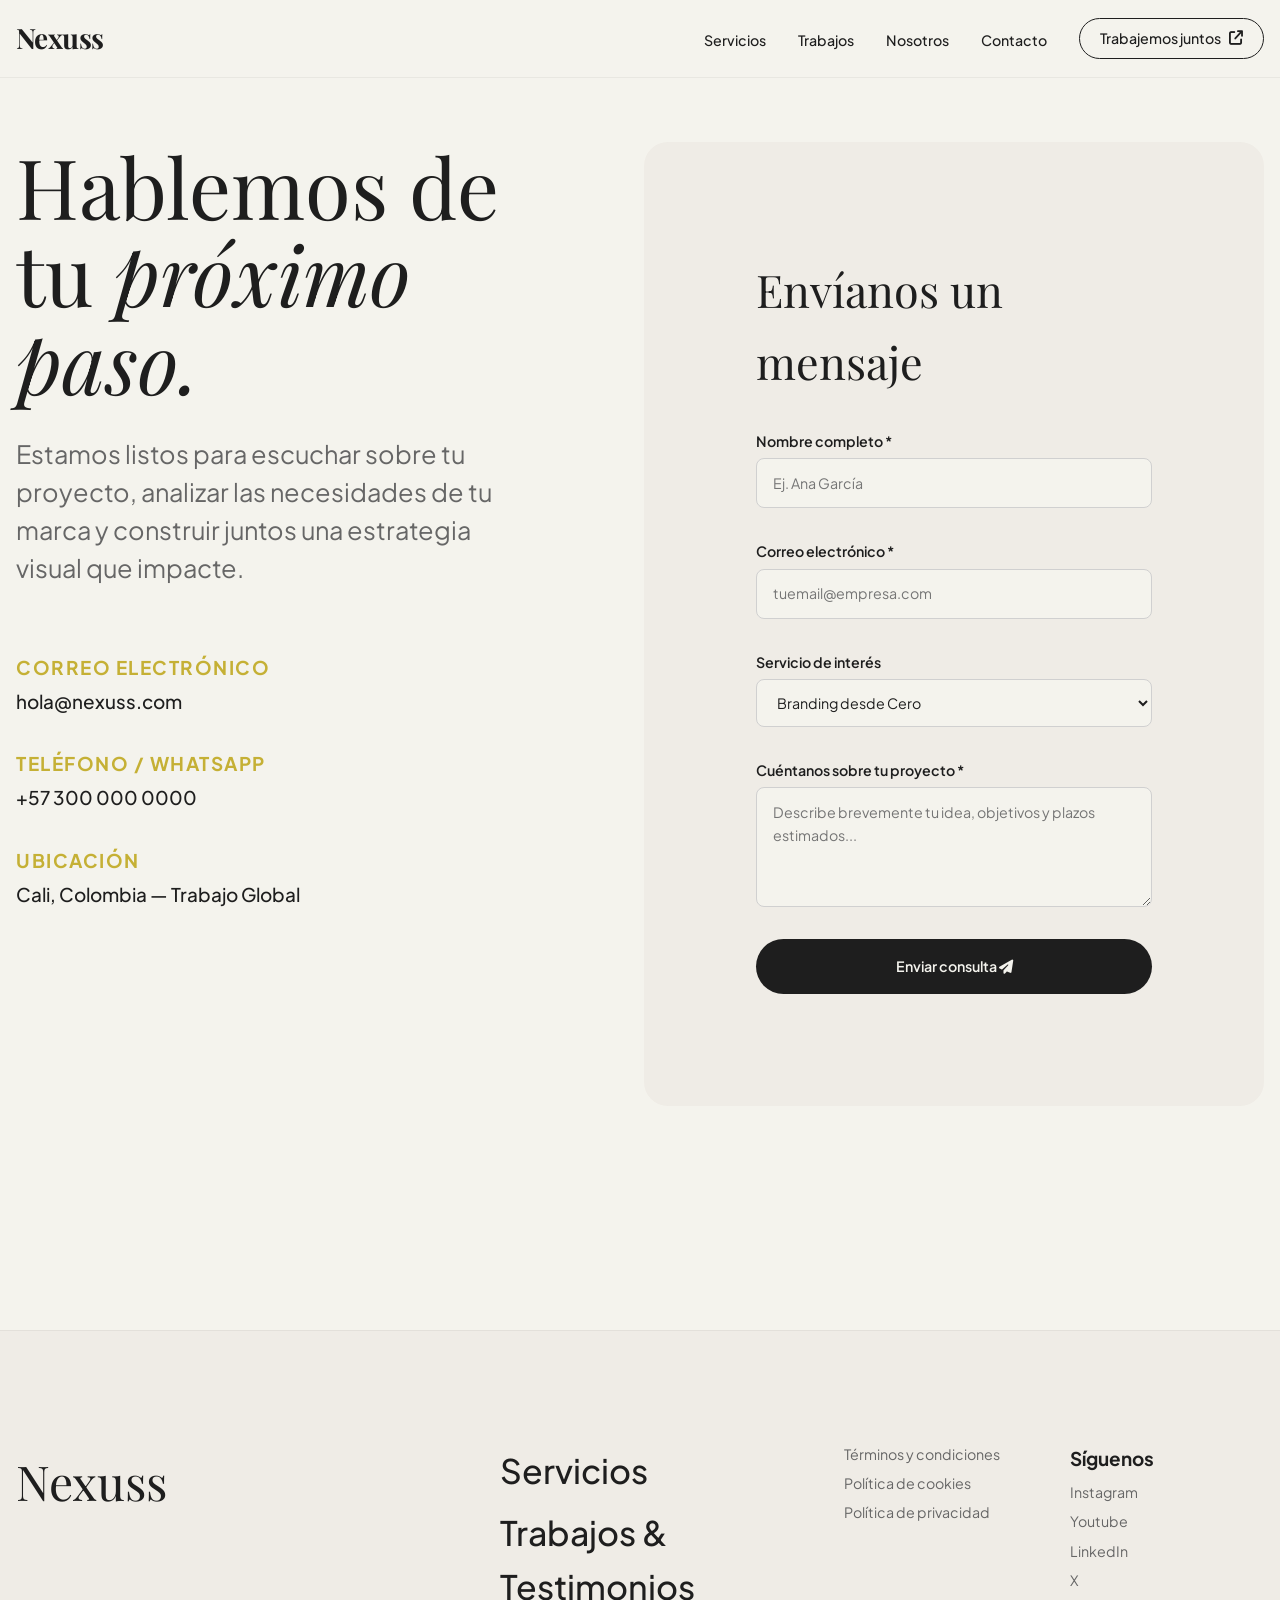
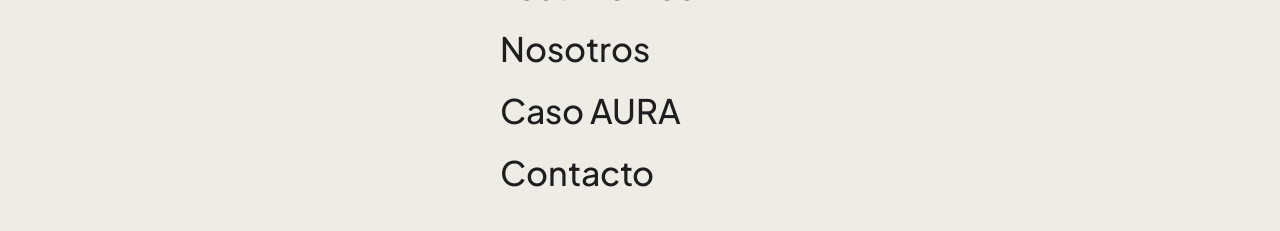
<file: contacto.html>
<!DOCTYPE html>
<html lang="es">
<head>
  <meta charset="UTF-8">
  <meta name="viewport" content="width=device-width, initial-scale=1.0">
  <meta name="description" content="Nexuss - Ponte en contacto con nosotros y hablemos de tu próximo proyecto de marca.">
  <title>Nexuss | Contacto</title>

  <!-- Google Fonts -->
  <link rel="preconnect" href="https://fonts.googleapis.com">
  <link rel="preconnect" href="https://fonts.gstatic.com" crossorigin>
  <link href="https://fonts.googleapis.com/css2?family=Playfair+Display:ital,wght@0,400..900;1,400..900&family=Plus+Jakarta+Sans:wght@300;400;500;600;700&display=swap" rel="stylesheet">

  <!-- FontAwesome v6 -->
  <link rel="stylesheet" href="https://cdnjs.cloudflare.com/ajax/libs/font-awesome/6.5.1/css/all.min.css" integrity="sha512-DTOQO9RWCH3ppGqcWaEA1BIZOC6xxalwEsw9c2QQeAIftl+Vegovlnee1c9QX4TctnWMn13TZye+giMm8e2LwA==" crossorigin="anonymous" referrerpolicy="no-referrer" />

  <!-- Estilos Custom -->
  <link rel="stylesheet" href="styles.css">
</head>
<body>

  <!-- HEADER GLOBAL -->
  <header class="site-header">
    <div class="container header-container">
      <a href="index.html" class="logo" aria-label="Ir al inicio de Nexuss">Nexuss</a>

      <button class="nav-toggle" aria-label="Abrir menú de navegación" aria-expanded="false" aria-controls="primary-navigation">
        <i class="fa-solid fa-bars" aria-hidden="true"></i>
      </button>

<nav class="main-nav" id="primary-navigation">
  <ul class="nav-list" role="list">
    <li><a href="servicios.html" class="nav-link">Servicios</a></li>
    <li><a href="testimonios.html" class="nav-link">Trabajos</a></li> <!-- Reemplaza/Agrega aquí -->
    <li><a href="nosotros.html" class="nav-link">Nosotros</a></li>
    <li><a href="contacto.html" class="nav-link">Contacto</a></li>
  </ul>
  <a href="contacto.html" class="btn-cta">Trabajemos juntos <i class="fa-solid fa-arrow-up-right-from-square" aria-hidden="true"></i></a>
</nav>
    </div>
  </header>

  <!-- CONTENIDO PRINCIPAL: CONTACTO -->
  <main id="main-content">

    <section class="contact-hero" aria-label="Sección de contacto">
      <div class="container">
        <div class="contact-grid">

          <!-- 1. INFORMACIÓN Y LLAMADO -->
          <div class="contact-info-box">
            <h1>Hablemos de tu <em>próximo paso.</em></h1>
            <p>Estamos listos para escuchar sobre tu proyecto, analizar las necesidades de tu marca y construir juntos una estrategia visual que impacte.</p>

            <div class="direct-contact-list">
              <div class="contact-item-detail">
                <h2>Correo Electrónico</h2>
                <a href="mailto:hola@nexuss.com">hola@nexuss.com</a>
              </div>

              <div class="contact-item-detail">
                <h2>Teléfono / WhatsApp</h2>
                <a href="tel:+573000000000">+57 300 000 0000</a>
              </div>

              <div class="contact-item-detail">
                <h2>Ubicación</h2>
                <address>Cali, Colombia — Trabajo Global</address>
              </div>
            </div>
          </div>

          <!-- 2. FORMULARIO DE CONTACTO -->
          <div class="contact-form-wrapper">
            <h2>Envíanos un mensaje</h2>

            <form action="#" method="POST" class="custom-form" onsubmit="event.preventDefault(); alert('¡Mensaje enviado con éxito!');">
              
              <div class="form-group">
                <label for="nombre">Nombre completo *</label>
                <input type="text" id="nombre" name="nombre" placeholder="Ej. Ana García" required>
              </div>

              <div class="form-group">
                <label for="email">Correo electrónico *</label>
                <input type="email" id="email" name="email" placeholder="tuemail@empresa.com" required>
              </div>

              <div class="form-group">
                <label for="servicio">Servicio de interés</label>
                <select id="servicio" name="servicio">
                  <option value="branding">Branding desde Cero</option>
                  <option value="rebranding">Rebranding / Rediseño</option>
                  <option value="consultoria">Consultoría Estratégica</option>
                  <option value="otro">Otro Proyecto</option>
                </select>
              </div>

              <div class="form-group">
                <label for="mensaje">Cuéntanos sobre tu proyecto *</label>
                <textarea id="mensaje" name="mensaje" placeholder="Describe brevemente tu idea, objetivos y plazos estimados..." required></textarea>
              </div>

              <button type="submit" class="btn-submit">Enviar consulta <i class="fa-solid fa-paper-plane" aria-hidden="true"></i></button>

            </form>
          </div>

        </div>
      </div>
    </section>

  </main>

  <!-- FOOTER GLOBAL -->
  <footer class="site-footer">
    <div class="container footer-grid">
      
      <div class="footer-brand">
        <div class="footer-logo">Nexuss</div>
      </div>

<nav class="footer-nav-primary" aria-label="Navegación del Pie de Página">
  <ul>
    <li><a href="servicios.html">Servicios</a></li>
    <li><a href="testimonios.html">Trabajos & Testimonios</a></li> <!-- Agregado -->
    <li><a href="nosotros.html">Nosotros</a></li>
    <li><a href="portafolio.html">Caso AURA</a></li>
    <li><a href="contacto.html">Contacto</a></li>
  </ul>
</nav>

      <div class="footer-sublinks">
        <div class="legal-links">
          <ul>
            <li><a href="#">Términos y condiciones</a></li>
            <li><a href="#">Política de cookies</a></li>
            <li><a href="#">Política de privacidad</a></li>
          </ul>
        </div>
        <div class="social-links">
          <h4>Síguenos</h4>
          <ul>
            <li><a href="https://instagram.com" target="_blank" rel="noopener noreferrer">Instagram</a></li>
            <li><a href="https://youtube.com" target="_blank" rel="noopener noreferrer">Youtube</a></li>
            <li><a href="https://linkedin.com" target="_blank" rel="noopener noreferrer">LinkedIn</a></li>
            <li><a href="https://x.com" target="_blank" rel="noopener noreferrer">X</a></li>
          </ul>
        </div>
      </div>

    </div>
  </footer>

  <!-- Scripts -->
  <script>
    const navToggle = document.querySelector('.nav-toggle');
    const mainNav = document.querySelector('.main-nav');

    navToggle.addEventListener('click', () => {
      const isOpen = mainNav.classList.toggle('is-open');
      navToggle.setAttribute('aria-expanded', isOpen);
      const icon = navToggle.querySelector('i');
      icon.className = isOpen ? 'fa-solid fa-xmark' : 'fa-solid fa-bars';
    });
  </script>
</body>
</html>
</file>
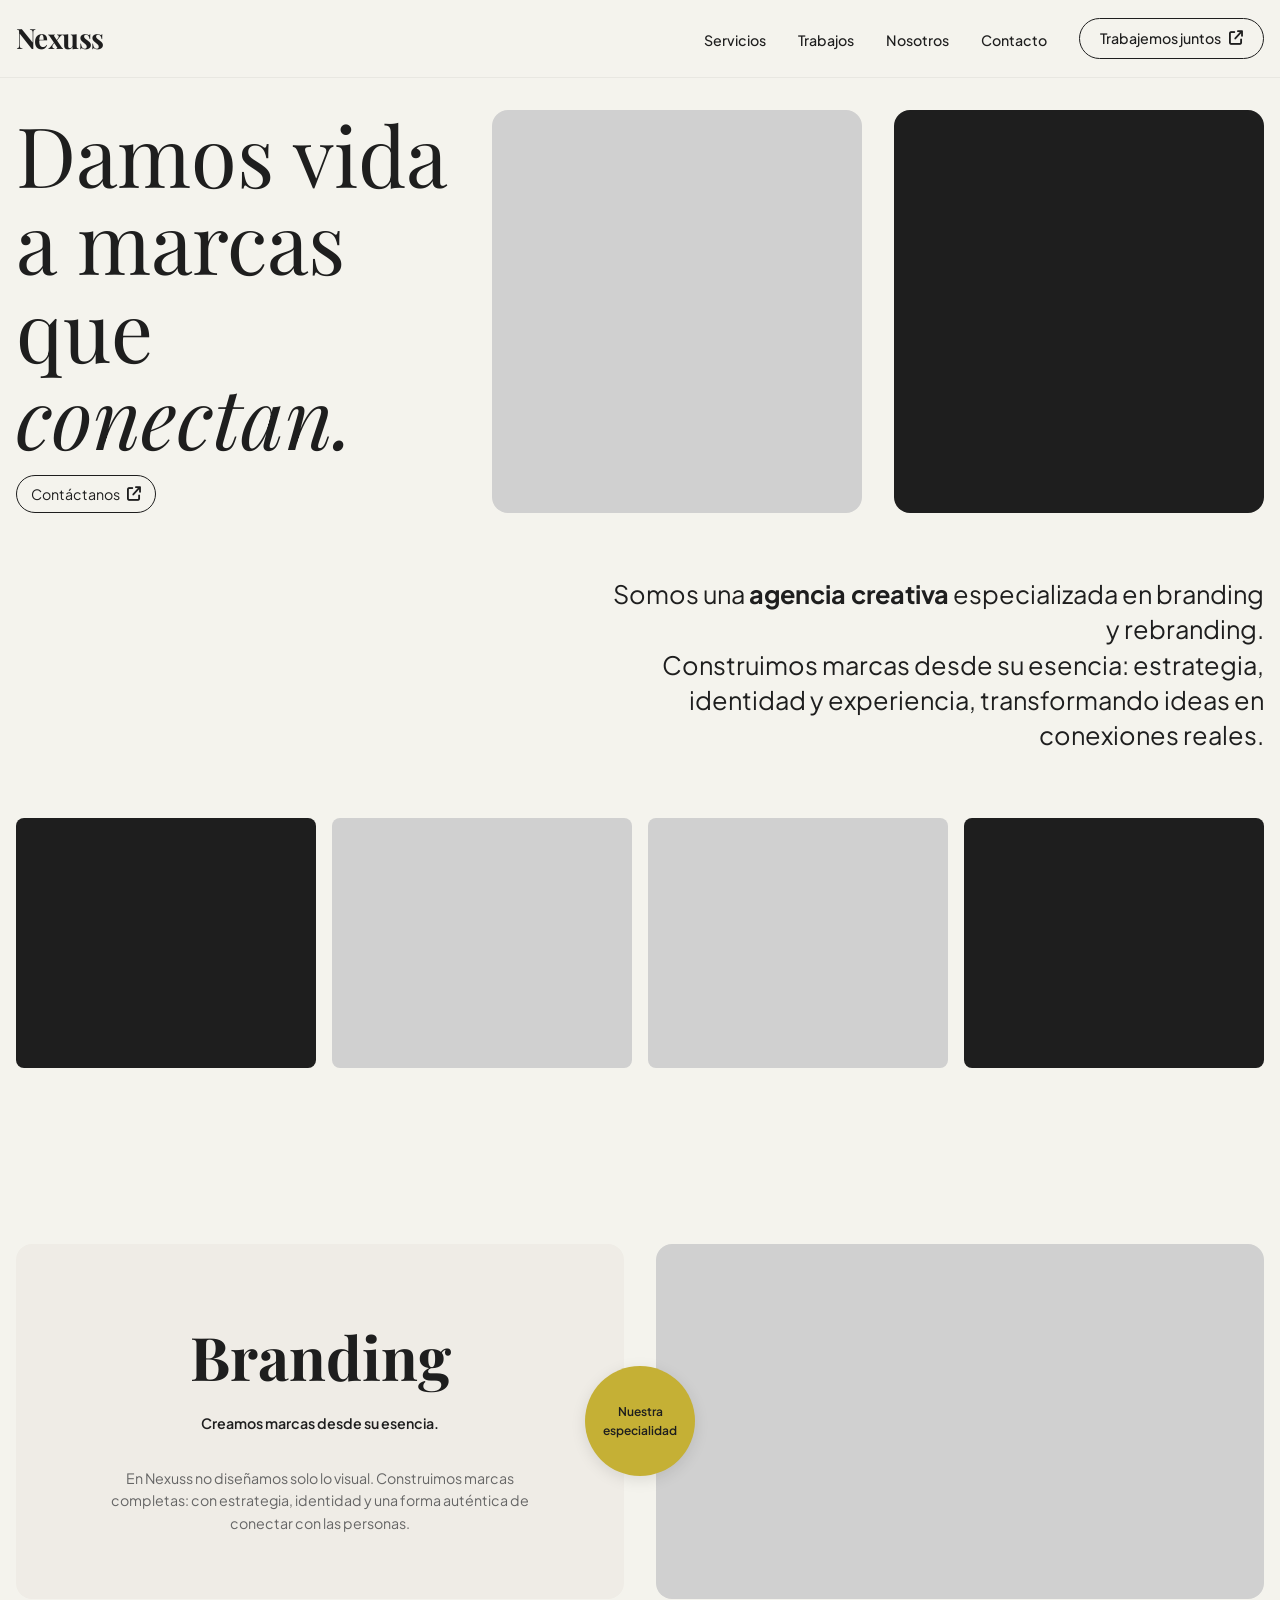
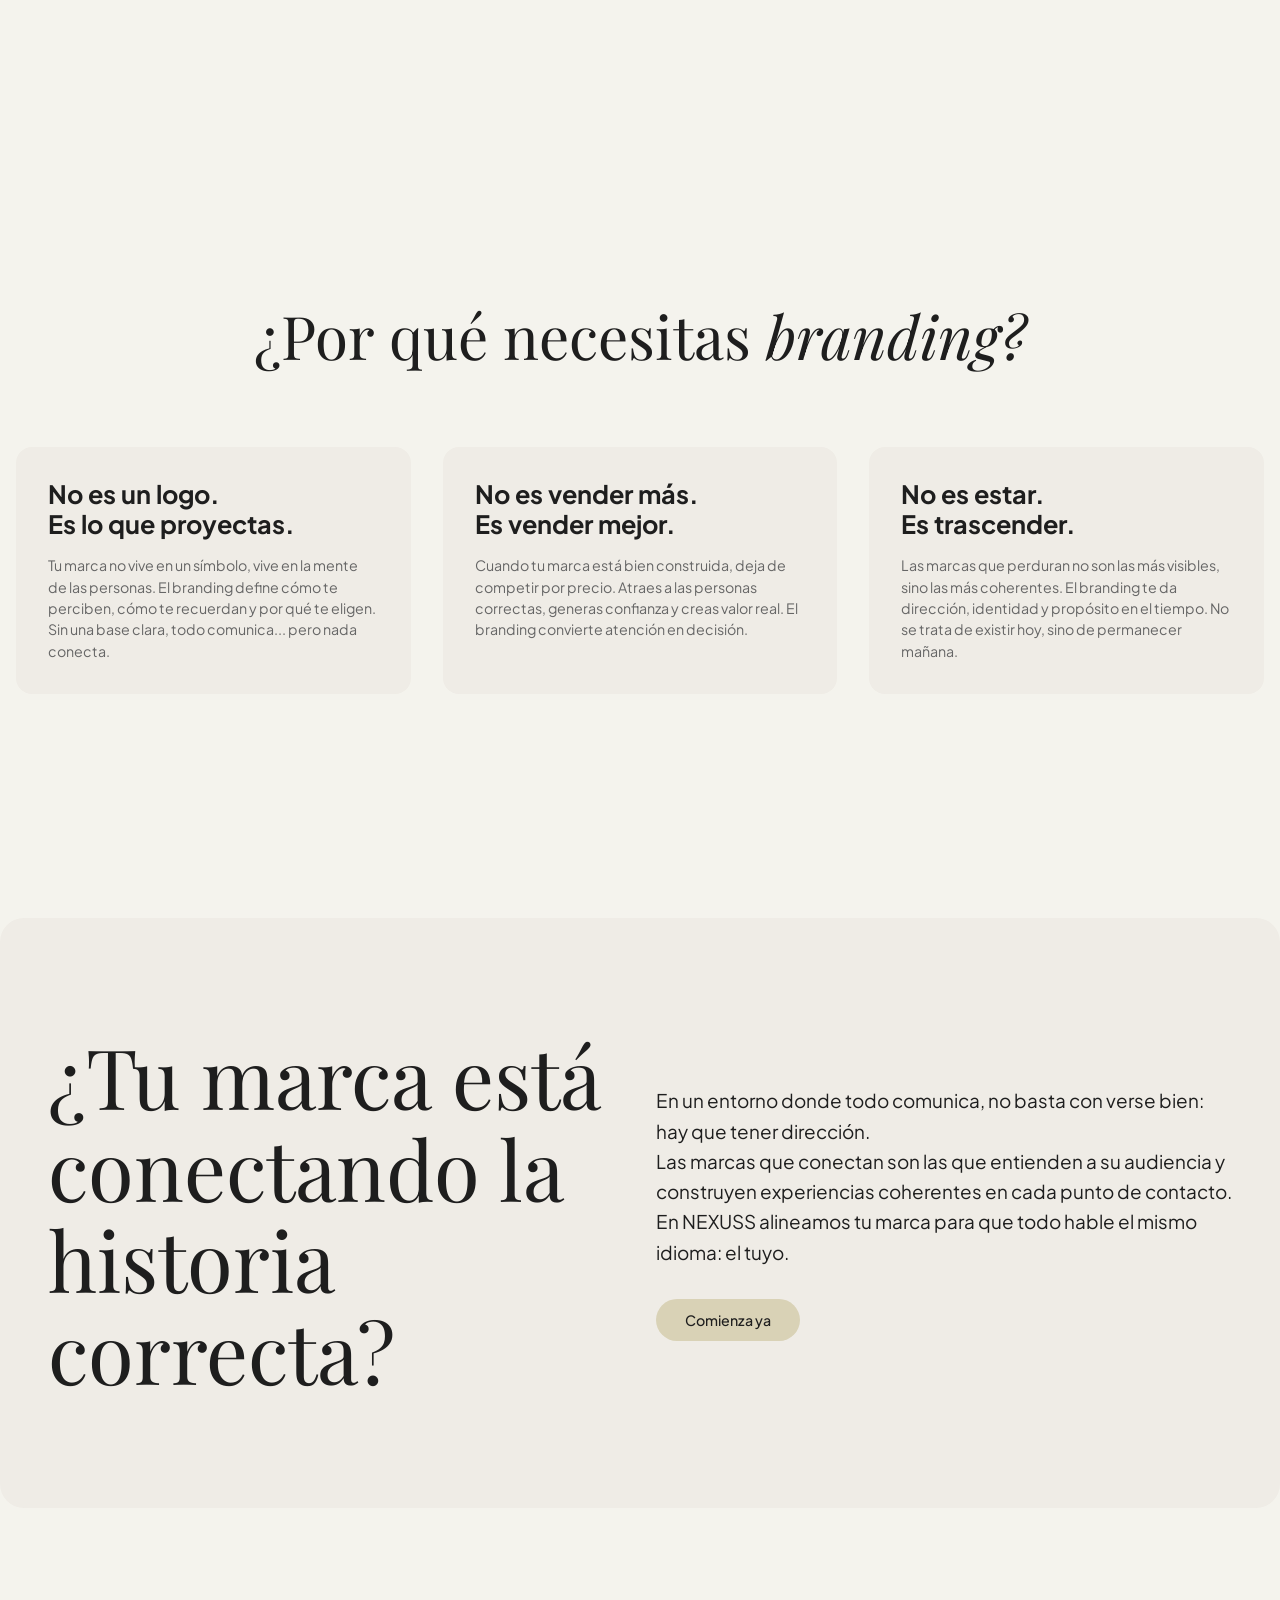
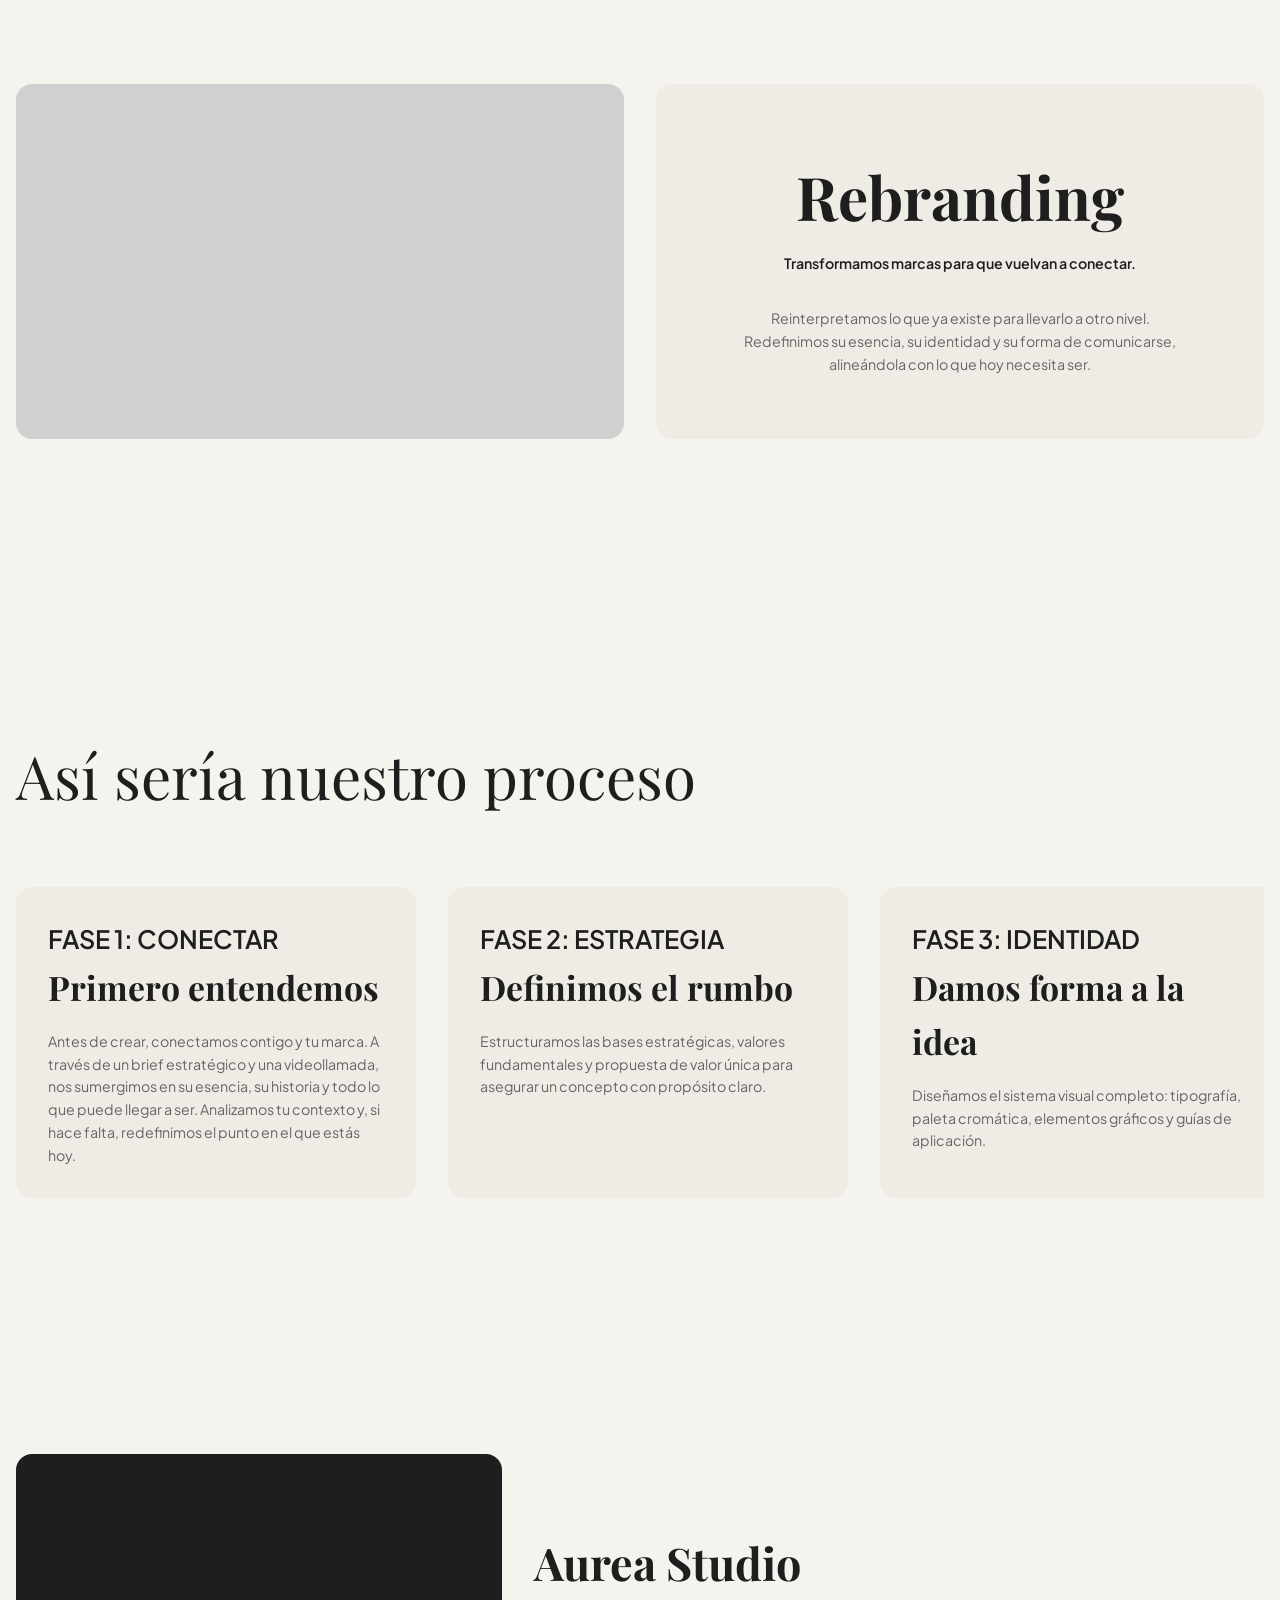
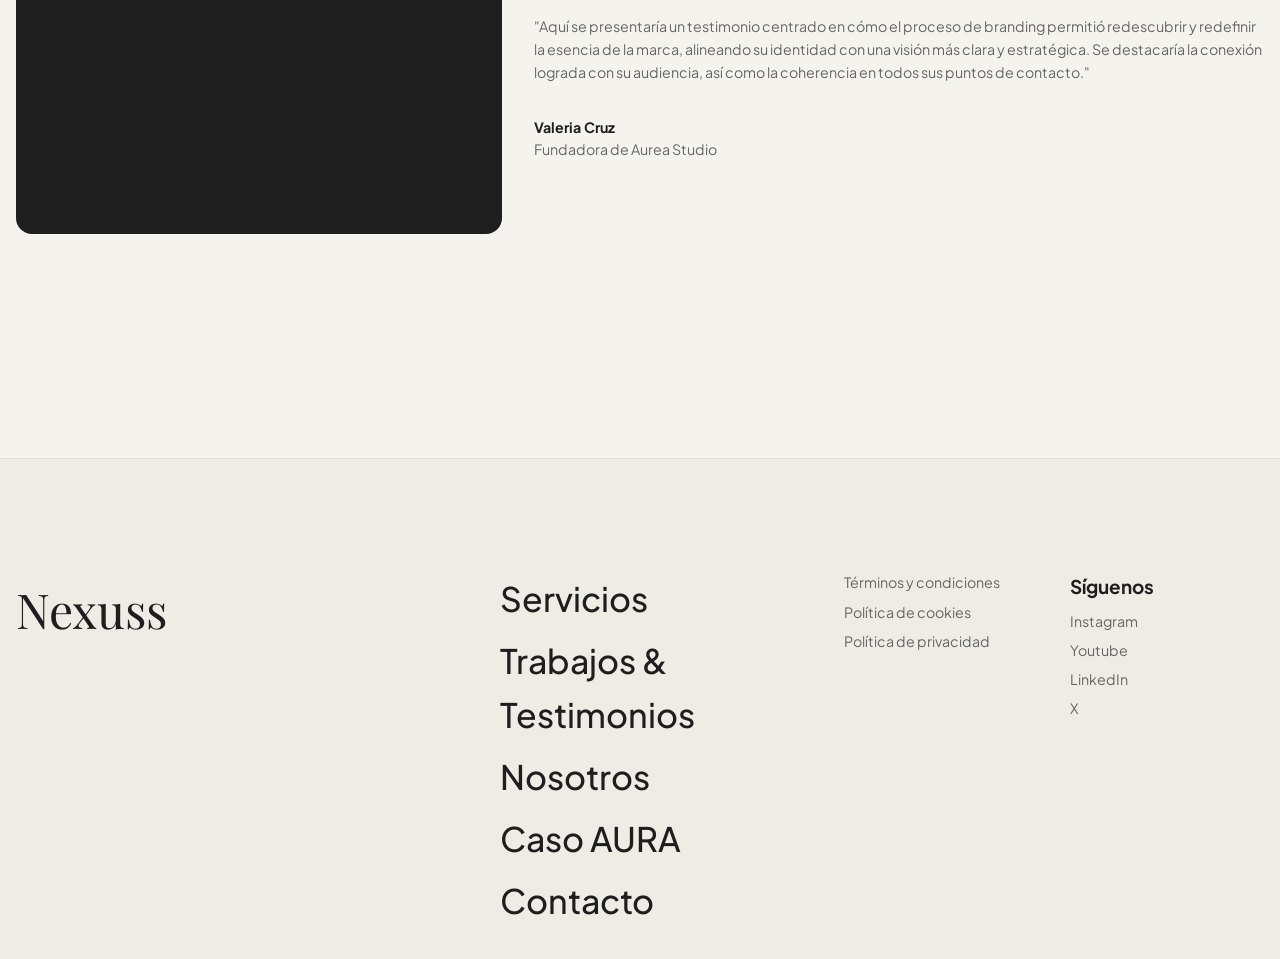
<file: servicios.html>
<!DOCTYPE html>
<html lang="es">
<head>
  <meta charset="UTF-8">
  <meta name="viewport" content="width=device-width, initial-scale=1.0">
  <meta name="description" content="Nexuss - Servicios de Branding, Rebranding y Estrategia de Marca.">
  <title>Nexuss | Servicios</title>

  <!-- Google Fonts -->
  <link rel="preconnect" href="https://fonts.googleapis.com">
  <link rel="preconnect" href="https://fonts.gstatic.com" crossorigin>
  <link href="https://fonts.googleapis.com/css2?family=Playfair+Display:ital,wght@0,400..900;1,400..900&family=Plus+Jakarta+Sans:wght@300;400;500;600;700&display=swap" rel="stylesheet">

  <!-- FontAwesome v6 -->
  <link rel="stylesheet" href="https://cdnjs.cloudflare.com/ajax/libs/font-awesome/6.5.1/css/all.min.css" integrity="sha512-DTOQO9RWCH3ppGqcWaEA1BIZOC6xxalwEsw9c2QQeAIftl+Vegovlnee1c9QX4TctnWMn13TZye+giMm8e2LwA==" crossorigin="anonymous" referrerpolicy="no-referrer" />

  <!-- Estilos Custom -->
  <link rel="stylesheet" href="styles.css">
</head>
<body>

  <!-- HEADER GLOBAL -->
  <header class="site-header">
    <div class="container header-container">
      <a href="index.html" class="logo" aria-label="Ir al inicio de Nexuss">Nexuss</a>

      <button class="nav-toggle" aria-label="Abrir menú de navegación" aria-expanded="false" aria-controls="primary-navigation">
        <i class="fa-solid fa-bars" aria-hidden="true"></i>
      </button>

<nav class="main-nav" id="primary-navigation">
  <ul class="nav-list" role="list">
    <li><a href="servicios.html" class="nav-link">Servicios</a></li>
    <li><a href="testimonios.html" class="nav-link">Trabajos</a></li> <!-- Reemplaza/Agrega aquí -->
    <li><a href="nosotros.html" class="nav-link">Nosotros</a></li>
    <li><a href="contacto.html" class="nav-link">Contacto</a></li>
  </ul>
  <a href="contacto.html" class="btn-cta">Trabajemos juntos <i class="fa-solid fa-arrow-up-right-from-square" aria-hidden="true"></i></a>
</nav>
    </div>
  </header>

  <!-- CONTENIDO PRINCIPAL: SERVICIOS -->
  <main id="main-content">

    <!-- 1. HERO SERVICIOS -->
    <section class="hero-services" aria-label="Introducción de Servicios">
      <div class="container">
        
        <div class="services-hero-grid">
          <div class="services-hero-title-box">
            <h1>Damos vida a marcas que <em>conectan.</em></h1>
            <a href="contacto.html" class="btn-link-arrow">Contáctanos <i class="fa-solid fa-arrow-up-right-from-square" aria-hidden="true"></i></a>
          </div>

          <div class="media-box-gray" aria-hidden="true"></div>

          <div class="media-box-dark" aria-hidden="true"></div>
        </div>

        <div class="services-hero-description">
          <p>Somos una <strong>agencia creativa</strong> especializada en branding y rebranding.<br>
          Construimos marcas desde su esencia: estrategia, identidad y experiencia, transformando ideas en conexiones reales.</p>
        </div>

      </div>
    </section>

    <!-- 2. MOSAICO VISUAL / MUESTRAS -->
    <section class="services-mosaic-section" aria-label="Galería de trabajos de marca">
      <div class="container">
        <div class="services-mosaic-grid">
          <div class="mosaic-item media-box-dark"></div>
          <div class="mosaic-item media-box-gray"></div>
          <div class="mosaic-item media-box-gray"></div>
          <div class="mosaic-item media-box-dark"></div>
        </div>
      </div>
    </section>

    <!-- 3. BLOQUE BRANDING Y ESPECIALIDAD -->
    <section class="service-detail-section" aria-label="Servicio de Branding">
      <div class="container">
        
        <div class="service-card-wrapper">
          <div class="badge-specialty">Nuestra especialidad</div>

          <article class="service-card-info">
            <h2>Branding</h2>
            <span class="subtitle">Creamos marcas desde su esencia.</span>
            <p>En Nexuss no diseñamos solo lo visual. Construimos marcas completas: con estrategia, identidad y una forma auténtica de conectar con las personas.</p>
          </article>

          <div class="media-box-gray" style="height: 100%; min-height: 280px;" aria-hidden="true"></div>
        </div>

      </div>
    </section>

    <!-- 4. ¿POR QUÉ NECESITAS BRANDING? -->
    <section class="why-branding-section" aria-label="Razones para invertir en branding">
      <div class="container">
        <h2>¿Por qué necesitas <em>branding?</em></h2>

        <div class="why-cards-grid">
          <article class="why-card">
            <h3>No es un logo.<br>Es lo que proyectas.</h3>
            <p>Tu marca no vive en un símbolo, vive en la mente de las personas. El branding define cómo te perciben, cómo te recuerdan y por qué te eligen. Sin una base clara, todo comunica... pero nada conecta.</p>
          </article>

          <article class="why-card">
            <h3>No es vender más.<br>Es vender mejor.</h3>
            <p>Cuando tu marca está bien construida, deja de competir por precio. Atraes a las personas correctas, generas confianza y creas valor real. El branding convierte atención en decisión.</p>
          </article>

          <article class="why-card">
            <h3>No es estar.<br>Es trascender.</h3>
            <p>Las marcas que perduran no son las más visibles, sino las más coherentes. El branding te da dirección, identidad y propósito en el tiempo. No se trata de existir hoy, sino de permanecer mañana.</p>
          </article>
        </div>

      </div>
    </section>

    <!-- 5. PREGUNTA INTERACTIVA / CTA BANNER -->
    <section class="question-cta-banner" aria-label="Diagnóstico de marca">
      <div class="container">
        <div class="question-cta-grid">
          <h2>¿Tu marca está conectando la historia correcta?</h2>
          
          <div>
            <p>En un entorno donde todo comunica, no basta con verse bien: hay que tener dirección.</p>
            <p>Las marcas que conectan son las que entienden a su audiencia y construyen experiencias coherentes en cada punto de contacto.</p>
            <p>En NEXUSS alineamos tu marca para que todo hable el mismo idioma: el tuyo.</p>
            
            <a href="contacto.html" class="btn-accent-pill">Comienza ya</a>
          </div>
        </div>
      </div>
    </section>

    <!-- 6. BLOQUE REBRANDING -->
    <section class="service-detail-section" aria-label="Servicio de Rebranding">
      <div class="container">
        
        <div class="service-card-wrapper">
          <div class="media-box-gray" style="height: 100%; min-height: 280px;" aria-hidden="true"></div>

          <article class="service-card-info">
            <h2>Rebranding</h2>
            <span class="subtitle">Transformamos marcas para que vuelvan a conectar.</span>
            <p>Reinterpretamos lo que ya existe para llevarlo a otro nivel. Redefinimos su esencia, su identidad y su forma de comunicarse, alineándola con lo que hoy necesita ser.</p>
          </article>
        </div>

      </div>
    </section>

    <!-- 7. PROCESO DE FASES (SLIDER / CARRUSEL) -->
    <section class="phases-process-section" aria-label="Proceso de Trabajo por Fases">
      <div class="container">
        <h2>Así sería nuestro proceso</h2>

        <div class="phases-cards-flex">
          
          <article class="phase-card">
            <span class="phase-number">Fase 1: Conectar</span>
            <h3>Primero entendemos</h3>
            <p>Antes de crear, conectamos contigo y tu marca. A través de un brief estratégico y una videollamada, nos sumergimos en su esencia, su historia y todo lo que puede llegar a ser. Analizamos tu contexto y, si hace falta, redefinimos el punto en el que estás hoy.</p>
          </article>

          <article class="phase-card">
            <span class="phase-number">Fase 2: Estrategia</span>
            <h3>Definimos el rumbo</h3>
            <p>Estructuramos las bases estratégicas, valores fundamentales y propuesta de valor única para asegurar un concepto con propósito claro.</p>
          </article>

          <article class="phase-card">
            <span class="phase-number">Fase 3: Identidad</span>
            <h3>Damos forma a la idea</h3>
            <p>Diseñamos el sistema visual completo: tipografía, paleta cromática, elementos gráficos y guías de aplicación.</p>
          </article>

        </div>
      </div>
    </section>

    <!-- 8. CASO / TESTIMONIO DESTACADO -->
    <section class="testimonial-featured-section" aria-label="Testimonio de cliente">
      <div class="container">
        <div class="testimonial-grid">
          
          <div class="testimonial-media"></div>

          <div class="testimonial-info">
            <h3>Aurea Studio</h3>
            <blockquote>
              "Aquí se presentaría un testimonio centrado en cómo el proceso de branding permitió redescubrir y redefinir la esencia de la marca, alineando su identidad con una visión más clara y estratégica. Se destacaría la conexión lograda con su audiencia, así como la coherencia en todos sus puntos de contacto."
            </blockquote>
            <p class="testimonial-author">Valeria Cruz <span>Fundadora de Aurea Studio</span></p>
          </div>

        </div>
      </div>
    </section>

  </main>

  <!-- FOOTER GLOBAL -->
  <footer class="site-footer">
    <div class="container footer-grid">
      
      <div class="footer-brand">
        <div class="footer-logo">Nexuss</div>
      </div>

<nav class="footer-nav-primary" aria-label="Navegación del Pie de Página">
  <ul>
    <li><a href="servicios.html">Servicios</a></li>
    <li><a href="testimonios.html">Trabajos & Testimonios</a></li> <!-- Agregado -->
    <li><a href="nosotros.html">Nosotros</a></li>
    <li><a href="portafolio.html">Caso AURA</a></li>
    <li><a href="contacto.html">Contacto</a></li>
  </ul>
</nav>

      <div class="footer-sublinks">
        <div class="legal-links">
          <ul>
            <li><a href="#">Términos y condiciones</a></li>
            <li><a href="#">Política de cookies</a></li>
            <li><a href="#">Política de privacidad</a></li>
          </ul>
        </div>
        <div class="social-links">
          <h4>Síguenos</h4>
          <ul>
            <li><a href="https://instagram.com" target="_blank" rel="noopener noreferrer">Instagram</a></li>
            <li><a href="https://youtube.com" target="_blank" rel="noopener noreferrer">Youtube</a></li>
            <li><a href="https://linkedin.com" target="_blank" rel="noopener noreferrer">LinkedIn</a></li>
            <li><a href="https://x.com" target="_blank" rel="noopener noreferrer">X</a></li>
          </ul>
        </div>
      </div>

    </div>
  </footer>

  <!-- Scripts -->
  <script>
    const navToggle = document.querySelector('.nav-toggle');
    const mainNav = document.querySelector('.main-nav');

    navToggle.addEventListener('click', () => {
      const isOpen = mainNav.classList.toggle('is-open');
      navToggle.setAttribute('aria-expanded', isOpen);
      const icon = navToggle.querySelector('i');
      icon.className = isOpen ? 'fa-solid fa-xmark' : 'fa-solid fa-bars';
    });
  </script>
</body>
</html>
</file>
<file: styles.css>
/* ==========================================================================
   1. VARIABLES CSS (DESIGN TOKENS)
   ========================================================================== */
:root {
  /* Paleta de Colores */
  --clr-bg: #f4f3ed;
  --clr-bg-alt: #efece6;
  --clr-primary: #1e1e1e;
  --clr-primary-light: #2a2a2a;
  --clr-accent-gold: #c5b035;
  --clr-accent-green: #d9e0a3;
  --clr-text-main: #1e1e1e;
  --clr-text-muted: #666666;
  --clr-white: #ffffff;
  --clr-border: #d0d0d0;

  /* Tipografía */
  --ff-heading: "Playfair Display", Georgia, serif;
  --ff-body: "Plus Jakarta Sans", system-ui, -apple-system, sans-serif;

  /* Tamaños de Fuente */
  --fs-sm: clamp(0.8rem, 0.17vw + 0.76rem, 0.89rem);
  --fs-base: clamp(1rem, 0.34vw + 0.91rem, 1.19rem);
  --fs-md: clamp(1.25rem, 0.61vw + 1.1rem, 1.58rem);
  --fs-lg: clamp(1.56rem, 1vw + 1.31rem, 2.11rem);
  --fs-xl: clamp(1.95rem, 1.56vw + 1.56rem, 2.81rem);
  --fs-2xl: clamp(2.44rem, 2.38vw + 1.85rem, 3.75rem);
  --fs-hero: clamp(3rem, 4vw + 2rem, 5.5rem);

  /* Espaciado */
  --space-xs: 0.5rem;
  --space-sm: 1rem;
  --space-md: 2rem;
  --space-lg: 4rem;
  --space-xl: 7rem;

  /* Layout y Bordes */
  --container-max: 1280px;
  --radius-sm: 8px;
  --radius-md: 16px;
  --radius-lg: 24px;
  --radius-pill: 100px;
  --transition-fast: 0.2s ease;
  --transition-normal: 0.3s ease;
}

/* ==========================================================================
   2. RESET CSS MODERN Y ESTILOS BASE
   ========================================================================== */
*,
*::before,
*::after {
  box-sizing: border-box;
  margin: 0;
  padding: 0;
}

html {
  scroll-behavior: smooth;
  font-size: 100%;
}

body {
  background-color: var(--clr-bg);
  color: var(--clr-text-main);
  font-family: var(--ff-body);
  font-size: var(--fs-base);
  line-height: 1.6;
  overflow-x: hidden;
  -webkit-font-smoothing: antialiased;
}

img, svg {
  max-width: 100%;
  height: auto;
  display: block;
}

a {
  color: inherit;
  text-decoration: none;
  transition: opacity var(--transition-fast);
}

button, input, textarea, select {
  font: inherit;
  background: none;
  border: none;
}

ul, ol {
  list-style: none;
}

.container {
  width: min(100% - 2rem, var(--container-max));
  margin-inline: auto;
}

.sr-only {
  position: absolute;
  width: 1px;
  height: 1px;
  padding: 0;
  margin: -1px;
  overflow: hidden;
  clip: rect(0, 0, 0, 0);
  white-space: nowrap;
  border: 0;
}

/* ==========================================================================
   3. HEADER & NAVEGACIÓN GLOBAL
   ========================================================================== */
.site-header {
  position: sticky;
  top: 0;
  z-index: 1000;
  background-color: var(--clr-bg);
  border-bottom: 1px solid rgba(0,0,0,0.05);
  padding-block: 1rem;
}

.header-container {
  display: flex;
  align-items: center;
  justify-content: space-between;
}

.logo {
  font-family: var(--ff-heading);
  font-size: 1.75rem;
  font-weight: 700;
  letter-spacing: -0.02em;
}

.main-nav {
  display: flex;
  align-items: center;
  gap: var(--space-md);
}

.nav-list {
  display: flex;
  align-items: center;
  gap: var(--space-md);
}

.nav-link {
  font-size: var(--fs-sm);
  font-weight: 500;
  color: var(--clr-text-main);
}

.nav-link:hover,
.nav-link.active {
  opacity: 0.6;
}

.btn-cta {
  display: inline-flex;
  align-items: center;
  gap: 0.5rem;
  padding: 0.5rem 1.25rem;
  border: 1px solid var(--clr-primary);
  border-radius: var(--radius-pill);
  font-size: var(--fs-sm);
  font-weight: 500;
  transition: all var(--transition-normal);
}

.btn-cta:hover {
  background-color: var(--clr-primary);
  color: var(--clr-white);
}

/* Menú Hamburguesa (Mobile) */
.nav-toggle {
  display: none;
  background: none;
  cursor: pointer;
  padding: 0.5rem;
  font-size: 1.5rem;
}

/* ==========================================================================
   4. FOOTER GLOBAL
   ========================================================================== */
.site-footer {
  background-color: var(--clr-bg-alt);
  padding-block: var(--space-xl) var(--space-md);
  margin-top: var(--space-xl);
  border-top: 1px solid rgba(0,0,0,0.05);
}

.footer-grid {
  display: grid;
  grid-template-columns: 1fr;
  gap: var(--space-lg);
}

.footer-brand .footer-logo {
  font-family: var(--ff-heading);
  font-size: 3rem;
  margin-bottom: 1rem;
}

.footer-nav-primary ul {
  display: flex;
  flex-direction: column;
  gap: var(--space-xs);
}

.footer-nav-primary a {
  font-family: var(--ff-body);
  font-size: var(--fs-lg);
  font-weight: 500;
}

.footer-sublinks {
  display: grid;
  grid-template-columns: 1fr;
  gap: var(--space-md);
  font-size: var(--fs-sm);
  color: var(--clr-text-muted);
}

.footer-sublinks h4 {
  color: var(--clr-text-main);
  margin-bottom: var(--space-xs);
  font-size: var(--fs-base);
}

.footer-sublinks ul {
  display: flex;
  flex-direction: column;
  gap: 0.4rem;
}

/* Responsive Rules para Header/Footer */
@media (max-width: 768px) {
  .nav-toggle {
    display: block;
  }

  .main-nav {
    position: fixed;
    inset: 0 0 0 30%;
    flex-direction: column;
    justify-content: center;
    background-color: var(--clr-bg);
    padding: var(--space-lg);
    transform: translateX(100%);
    transition: transform var(--transition-normal);
    box-shadow: -10px 0 30px rgba(0,0,0,0.1);
  }

  .main-nav.is-open {
    transform: translateX(0);
  }

  .nav-list {
    flex-direction: column;
    align-items: flex-start;
    gap: var(--space-md);
  }
}

@media (min-width: 769px) {
  .footer-grid {
    grid-template-columns: 1.5fr 1fr 1.5fr;
  }
  
  .footer-sublinks {
    grid-template-columns: 1fr 1fr;
  }
}


/* ==========================================================================
   5. SECCIONES DE LA PÁGINA DE INICIO (HOME)
   ========================================================================== */

/* Hero Section */
.hero-home {
  padding-block: var(--space-md);
}

.hero-banner {
  width: 100%;
  height: 450px;
  background-color: var(--clr-primary-light);
  border-radius: var(--radius-sm);
  overflow: hidden;
}

.hero-banner img {
  width: 100%;
  height: 100%;
  object-fit: cover;
}

/* Manifiesto / Intro */
.manifesto-section {
  padding-block: var(--space-xl);
}

.manifesto-grid {
  display: grid;
  grid-template-columns: 1fr;
  gap: var(--space-md);
  align-items: center;
}

.manifesto-title {
  font-family: var(--ff-heading);
  font-size: var(--fs-hero);
  font-weight: 400;
  line-height: 1.1;
  letter-spacing: -0.03em;
}

.manifesto-text {
  display: flex;
  flex-direction: column;
  align-items: flex-start;
  gap: var(--space-sm);
}

.manifesto-text p {
  font-size: var(--fs-md);
  max-width: 45ch;
  line-height: 1.4;
}

.btn-link-arrow {
  display: inline-flex;
  align-items: center;
  gap: 0.4rem;
  padding: 0.4rem 0.9rem;
  border: 1px solid var(--clr-primary);
  border-radius: var(--radius-pill);
  font-size: var(--fs-sm);
}

/* Featured Portfolio (Slider) */
.featured-portfolio {
  padding-block: var(--space-lg);
}

.section-header-flex {
  display: flex;
  justify-content: space-between;
  align-items: center;
  margin-bottom: var(--space-md);
}

.section-label {
  font-size: var(--fs-sm);
  color: var(--clr-text-muted);
}

.portfolio-slider-container {
  position: relative;
  display: flex;
  align-items: center;
}

.portfolio-cards-wrapper {
  display: grid;
  grid-template-columns: repeat(3, 1fr);
  gap: var(--space-sm);
  width: 100%;
  overflow-x: auto;
  scroll-behavior: smooth;
}

.portfolio-card-item {
  height: 380px;
  background-color: var(--clr-border);
  border-radius: var(--radius-sm);
  overflow: hidden;
}

.portfolio-card-item img {
  width: 100%;
  height: 100%;
  object-fit: cover;
}

.slider-btn {
  position: absolute;
  top: 50%;
  transform: translateY(-50%);
  z-index: 10;
  width: 40px;
  height: 40px;
  border-radius: 50%;
  background-color: rgba(255, 255, 255, 0.8);
  display: flex;
  align-items: center;
  justify-content: center;
  cursor: pointer;
  box-shadow: 0 4px 12px rgba(0,0,0,0.1);
}

.slider-btn.prev { left: 10px; }
.slider-btn.next { right: 10px; }

/* Pillars Section */
.pillars-section {
  background-color: var(--clr-accent-green);
  padding-block: var(--space-xl);
  margin-block: var(--space-xl);
}

.pillars-title {
  font-family: var(--ff-heading);
  font-size: var(--fs-2xl);
  text-align: center;
  max-width: 25ch;
  margin-inline: auto;
  margin-bottom: var(--space-lg);
  line-height: 1.15;
}

.pillars-grid {
  display: grid;
  grid-template-columns: repeat(auto-fit, minmax(280px, 1fr));
  gap: var(--space-md);
}

.pillar-card {
  background-color: rgba(255, 255, 255, 0.4);
  padding: var(--space-md);
  border-radius: var(--radius-md);
  backdrop-filter: blur(5px);
}

.pillar-card h3 {
  font-family: var(--ff-heading);
  font-size: var(--fs-lg);
  font-style: italic;
  margin-bottom: var(--space-xs);
}

.pillar-card p {
  font-size: var(--fs-sm);
  color: var(--clr-primary);
  opacity: 0.85;
}


/* ==========================================================================
   EFECTOS INTERACTIVOS (HOVER) EN PILARES / SERVICIOS
   ========================================================================== */

.pillars-grid {
  display: grid;
  grid-template-columns: repeat(3, 1fr);
  gap: var(--space-md, 2rem);
  margin-top: var(--space-lg, 3rem);
}

/* Base de la tarjeta */
.pillar-card {
  position: relative;
  background-color: #ffffff; /* O el color de fondo secundario de tu paleta */
  border: 1px solid var(--clr-border, #e0e0e0);
  border-radius: var(--radius-md, 16px);
  padding: 2.5rem 2rem;
  transition: all 0.4s cubic-bezier(0.165, 0.84, 0.44, 1); /* Transición fluida */
  overflow: hidden;
  z-index: 1;
}

/* Borde superior dorado/activo que aparece como acento al pasar el mouse */
.pillar-card::before {
  content: '';
  position: absolute;
  top: 0;
  left: 0;
  width: 100%;
  height: 4px;
  background: linear-gradient(90deg, #d4af37, #f3e5ab); /* Degradado dorado */
  opacity: 0;
  transition: opacity 0.4s ease;
}

/* --- EFECTO HOVER --- */
.pillar-card:hover {
  transform: translateY(-8px); /* Eleva la tarjeta */
  border-color: rgba(212, 175, 55, 0.4); /* Resalta el borde en tono dorado */
  box-shadow: 0 20px 30px -10px rgba(0, 0, 0, 0.08), 
              0 10px 15px -5px rgba(212, 175, 55, 0.15); /* Sombra elegante */
}

.pillar-card:hover::before {
  opacity: 1; /* Muestra la barra dorada en la parte superior */
}

/* Transición suave para el título e ícono/texto interior */
.pillar-card h3 {
  font-size: 1.5rem;
  margin-bottom: 1rem;
  transition: color 0.3s ease;
}

.pillar-card:hover h3 {
  color: #d4af37; /* Cambia el color del título al dorado institucional */
}

.pillar-card p {
  color: var(--clr-text-muted, #555);
  line-height: 1.6;
}

/* Responsivo para pantallas pequeñas */
@media (max-width: 992px) {
  .pillars-grid {
    grid-template-columns: 1fr; /* Pasa a 1 columna en móviles/tablets */
  }
}


/* Accordion Section */
.process-section {
  padding-block: var(--space-lg);
}

.process-intro {
  margin-bottom: var(--space-md);
}

.accordion-list {
  border-top: 1px solid var(--clr-primary);
}

.accordion-item {
  border-bottom: 1px solid var(--clr-primary);
}

.accordion-header {
  width: 100%;
  display: flex;
  justify-content: space-between;
  align-items: center;
  padding: 1.25rem 0;
  font-size: var(--fs-xl);
  font-weight: 400;
  cursor: pointer;
  text-align: left;
}

.accordion-content {
  max-height: 0;
  overflow: hidden;
  transition: max-height 0.3s cubic-bezier(0, 1, 0, 1);
  background-color: #e9e6dd;
}

.accordion-item.is-open .accordion-content {
  max-height: 500px;
  transition: max-height 0.3s cubic-bezier(0.9, 0, 0.8, 0.2);
  padding-block: var(--space-md);
}

.accordion-inner-grid {
  display: grid;
  grid-template-columns: 200px 1fr;
  gap: var(--space-md);
  padding-inline: var(--space-md);
}

.accordion-media {
  height: 150px;
  background-color: var(--clr-primary);
  border-radius: var(--radius-sm);
}

.accordion-text h4 {
  font-size: var(--fs-base);
  margin-bottom: var(--space-xs);
}

.accordion-text p {
  font-size: var(--fs-sm);
  color: var(--clr-text-muted);
}

/* Leadership Section */
.leadership-section {
  padding-block: var(--space-xl);
}

.leadership-grid {
  display: grid;
  grid-template-columns: 1fr;
  gap: var(--space-lg);
}

.leadership-image {
  height: 500px;
  background-color: var(--clr-primary-light);
  border-radius: var(--radius-sm);
  overflow: hidden;
}

.leadership-image img {
  width: 100%;
  height: 100%;
  object-fit: cover;
}

.leadership-content {
  display: flex;
  flex-direction: column;
  justify-content: space-between;
}

.leadership-title {
  font-family: var(--ff-heading);
  font-size: var(--fs-2xl);
  line-height: 1.1;
  margin-bottom: var(--space-md);
}

.leadership-bio p {
  font-size: var(--fs-sm);
  margin-bottom: var(--space-xs);
  color: var(--clr-text-main);
}

.btn-pill-fill {
  display: inline-flex;
  align-items: center;
  gap: 0.5rem;
  padding: 0.6rem 1.2rem;
  background-color: var(--clr-accent-green);
  border-radius: var(--radius-pill);
  font-size: var(--fs-sm);
  align-self: flex-end;
  margin-top: var(--space-md);
}

/* Breakpoints para Desktop */
@media (min-width: 769px) {
  .manifesto-grid {
    grid-template-columns: 1fr 1fr;
  }

  .leadership-grid {
    grid-template-columns: 1fr 1fr;
  }
}


/* STYLES SERVICIOS */

/* ==========================================================================
   6. SECCIÓN Y COMPONENTES DE SERVICIOS
   ========================================================================== */

/* Hero Servicios */
.hero-services {
  padding-block: var(--space-md) var(--space-lg);
}

.services-hero-grid {
  display: grid;
  grid-template-columns: 1fr;
  gap: var(--space-md);
  margin-bottom: var(--space-lg);
}

.services-hero-title-box h1 {
  font-family: var(--ff-heading);
  font-size: var(--fs-hero);
  line-height: 1.05;
  font-weight: 400;
  margin-bottom: var(--space-sm);
}

.services-hero-title-box h1 em {
  font-style: italic;
  font-weight: 400;
}

.media-box-dark {
  background-color: var(--clr-primary);
  border-radius: var(--radius-md);
  min-height: 250px;
}

.media-box-gray {
  background-color: var(--clr-border);
  border-radius: var(--radius-md);
  min-height: 250px;
}

.services-hero-description {
  display: flex;
  flex-direction: column;
  justify-content: center;
}

.services-hero-description p {
  font-size: var(--fs-md);
  line-height: 1.4;
  text-align: right;
  max-width: 35ch;
  margin-left: auto;
}

.services-hero-description p strong {
  font-weight: 700;
}

/* Grilla Asimétrica de Muestras */
.services-mosaic-grid {
  display: grid;
  grid-template-columns: repeat(2, 1fr);
  gap: var(--space-sm);
  margin-bottom: var(--space-xl);
}

.services-mosaic-grid .mosaic-item {
  height: 220px;
  border-radius: var(--radius-sm);
  overflow: hidden;
}

/* Bloque Branding / Rebranding (Tarjetas con Sello) */
.service-detail-section {
  padding-block: var(--space-lg);
}

.service-card-wrapper {
  position: relative;
  display: grid;
  grid-template-columns: 1fr;
  gap: var(--space-md);
  margin-bottom: var(--space-xl);
}

.service-card-info {
  background-color: #EFECE6;
  padding: var(--space-lg) var(--space-md);
  border-radius: var(--radius-md);
  display: flex;
  flex-direction: column;
  align-items: center;
  text-align: center;
}

.service-card-info h2 {
  font-family: var(--ff-heading);
  font-size: var(--fs-2xl);
  margin-bottom: 0.5rem;
}

.service-card-info .subtitle {
  font-size: var(--fs-sm);
  font-weight: 600;
  margin-bottom: var(--space-md);
}

.service-card-info p {
  font-size: var(--fs-sm);
  color: var(--clr-text-muted);
  max-width: 45ch;
}

/* Insignia / Sello "Nuestra Especialidad" */
.badge-specialty {
  position: absolute;
  top: 50%;
  left: 50%;
  transform: translate(-50%, -50%);
  width: 110px;
  height: 110px;
  background-color: var(--clr-accent-gold);
  border-radius: 50%;
  display: flex;
  align-items: center;
  justify-content: center;
  text-align: center;
  font-size: 0.75rem;
  font-weight: 600;
  color: var(--clr-primary);
  padding: 0.5rem;
  box-shadow: 0 4px 15px rgba(0,0,0,0.1);
  z-index: 5;
}

/* Seccion "¿Por qué necesitas branding?" */
.why-branding-section {
  padding-block: var(--space-xl);
  text-align: center;
}

.why-branding-section h2 {
  font-family: var(--ff-heading);
  font-size: var(--fs-2xl);
  font-weight: 400;
  margin-bottom: var(--space-lg);
}

.why-branding-section h2 em {
  font-style: italic;
}

.why-cards-grid {
  display: grid;
  grid-template-columns: repeat(auto-fit, minmax(260px, 1fr));
  gap: var(--space-md);
}

.why-card {
  background-color: #EFECE6;
  padding: var(--space-md);
  border-radius: var(--radius-md);
  text-align: left;
  display: flex;
  flex-direction: column;
  gap: var(--space-sm);
}

.why-card h3 {
  font-size: var(--fs-md);
  font-weight: 700;
  line-height: 1.2;
}

.why-card p {
  font-size: var(--fs-sm);
  color: var(--clr-text-muted);
  line-height: 1.5;
}

/* Banner Interactivo / CTA Pregunta */
.question-cta-banner {
  background-color: var(--clr-bg-alt);
  padding: var(--space-xl) var(--space-md);
  border-radius: var(--radius-lg);
  margin-block: var(--space-xl);
  position: relative;
}

.question-cta-grid {
  display: grid;
  grid-template-columns: 1fr;
  gap: var(--space-md);
  align-items: center;
}

.question-cta-grid h2 {
  font-family: var(--ff-heading);
  font-size: var(--fs-hero);
  line-height: 1.1;
  font-weight: 400;
}

.btn-accent-pill {
  display: inline-flex;
  align-items: center;
  padding: 0.6rem 1.8rem;
  background-color: #D9D2B6;
  border-radius: var(--radius-pill);
  font-size: var(--fs-sm);
  font-weight: 500;
  margin-top: var(--space-md);
}

/* Slider de Fases del Proceso */
.phases-process-section {
  padding-block: var(--space-xl);
  background-color: var(--clr-bg);
}

.phases-process-section h2 {
  font-family: var(--ff-heading);
  font-size: var(--fs-2xl);
  font-weight: 400;
  margin-bottom: var(--space-lg);
}

.phases-cards-flex {
  display: flex;
  gap: var(--space-md);
  overflow-x: auto;
  padding-bottom: var(--space-md);
  scroll-snap-type: x mandatory;
}

.phase-card {
  min-width: 320px;
  max-width: 400px;
  background-color: #EFECE6;
  padding: var(--space-md);
  border-radius: var(--radius-md);
  flex-shrink: 0;
  scroll-snap-align: start;
}

.phase-card .phase-number {
  font-size: var(--fs-md);
  font-weight: 600;
  text-transform: uppercase;
  margin-bottom: 0.5rem;
}

.phase-card h3 {
  font-family: var(--ff-heading);
  font-size: var(--fs-lg);
  margin-bottom: var(--space-sm);
}

.phase-card p {
  font-size: var(--fs-sm);
  color: var(--clr-text-muted);
}

/* Testimonio Destacado */
.testimonial-featured-section {
  padding-block: var(--space-xl);
}

.testimonial-grid {
  display: grid;
  grid-template-columns: 1fr;
  gap: var(--space-md);
  align-items: center;
}

.testimonial-media {
  height: 380px;
  background-color: var(--clr-primary);
  border-radius: var(--radius-md);
}

.testimonial-info h3 {
  font-family: var(--ff-heading);
  font-size: var(--fs-xl);
  margin-bottom: var(--space-sm);
}

.testimonial-info blockquote {
  font-size: var(--fs-sm);
  color: var(--clr-text-muted);
  margin-bottom: var(--space-md);
}

.testimonial-author {
  font-size: var(--fs-sm);
  font-weight: 700;
}

.testimonial-author span {
  display: block;
  font-weight: 400;
  color: var(--clr-text-muted);
}

/* Responsive Rules para Servicios */
@media (min-width: 769px) {
  .services-hero-grid {
    grid-template-columns: 1.2fr 1fr 1fr;
  }

  .service-card-wrapper {
    grid-template-columns: 1fr 1fr;
  }

  .question-cta-grid {
    grid-template-columns: 1fr 1fr;
  }

  .testimonial-grid {
    grid-template-columns: 1fr 1.5fr;
  }

  .services-mosaic-grid {
    grid-template-columns: repeat(4, 1fr);
  }
}



/* STYLES PORTAFOLIO */

/* ==========================================================================
   7. SECCIÓN Y COMPONENTES DE PORTAFOLIO
   ========================================================================== */

/* Hero / Declaración del Caso de Estudio */
.portfolio-hero {
  padding-block: var(--space-md) var(--space-lg);
}

.portfolio-hero-banner {
  width: 100%;
  height: 380px;
  background-color: var(--clr-primary-light);
  border-radius: var(--radius-sm);
  margin-bottom: var(--space-lg);
  overflow: hidden;
}

.portfolio-statement-box {
  background-color: var(--clr-accent-green);
  padding: var(--space-lg) var(--space-md);
  border-radius: var(--radius-md);
  margin-bottom: var(--space-xl);
}

.portfolio-statement-box p {
  font-size: clamp(1.1rem, 1.5vw, 1.5rem);
  line-height: 1.4;
  color: var(--clr-primary);
  max-width: 65ch;
  margin-bottom: var(--space-xs);
}

.portfolio-statement-box p em {
  font-style: italic;
  font-weight: 600;
}

.portfolio-statement-box p strong {
  font-weight: 700;
}

/* Grilla Asimétrica de Exhibición (Showcase) */
.showcase-grid-section {
  padding-block: var(--space-md);
}

.showcase-masonry {
  display: grid;
  grid-template-columns: 1fr;
  gap: var(--space-md);
}

.showcase-item {
  background-color: var(--clr-primary-light);
  border-radius: var(--radius-lg);
  min-height: 300px;
  overflow: hidden;
}

.showcase-item.large {
  min-height: 500px;
}

.showcase-item.medium {
  min-height: 380px;
}

.showcase-item.small {
  min-height: 250px;
}

.showcase-item img {
  width: 100%;
  height: 100%;
  object-fit: cover;
}

/* Layout de Filas Compuestas para Desktop */
.showcase-row-dual {
  display: grid;
  grid-template-columns: 1fr;
  gap: var(--space-md);
}

/* Sección La Historia / Storytelling */
.story-section {
  padding-block: var(--space-xl);
  max-width: 800px;
  margin-inline: auto;
}

.story-header-label {
  font-family: var(--ff-heading);
  color: #D95338; /* Acento Terracota/Naranja */
  font-size: var(--fs-md);
  font-weight: 700;
  text-transform: uppercase;
  letter-spacing: 0.05em;
  margin-bottom: var(--space-lg);
}

.story-block {
  margin-bottom: var(--space-lg);
}

.story-block h2, 
.story-block h3 {
  font-family: var(--ff-body);
  font-size: var(--fs-base);
  font-weight: 700;
  text-transform: uppercase;
  letter-spacing: 0.03em;
  margin-bottom: var(--space-xs);
  color: var(--clr-primary);
}

.story-block p {
  font-size: var(--fs-sm);
  color: var(--clr-text-muted);
  line-height: 1.6;
}

/* Responsive Rules para Portafolio */
@media (min-width: 769px) {
  .showcase-row-dual {
    grid-template-columns: 1fr 1fr;
  }
}


/* STYLES TESTIMONIO */

/* ==========================================================================
   8. SECCIÓN Y COMPONENTES DE TESTIMONIOS / NUESTRO TRABAJO
   ========================================================================== */

/* Hero Testimonios */
.work-gallery-hero {
  padding-block: var(--space-lg) var(--space-md);
  text-align: center;
}

.work-gallery-hero h1 {
  font-family: var(--ff-heading);
  font-size: var(--fs-hero);
  font-weight: 400;
  line-height: 1.1;
  margin-bottom: var(--space-sm);
}

.work-gallery-hero p {
  font-size: var(--fs-md);
  color: var(--clr-text-main);
  max-width: 42ch;
  margin-inline: auto;
  line-height: 1.35;
}

/* Grilla de Proyectos y Marcas */
.work-cards-section {
  padding-block: var(--space-md) var(--space-xl);
}

.work-grid {
  display: grid;
  grid-template-columns: repeat(1, 1fr);
  gap: var(--space-lg) var(--space-md);
}

.work-card {
  display: flex;
  flex-direction: column;
  gap: var(--space-xs);
  transition: transform var(--transition-fast);
}

.work-card:hover {
  transform: translateY(-4px);
}

.work-card-thumb {
  width: 100%;
  aspect-ratio: 16 / 10;
  background-color: var(--clr-border);
  border-radius: var(--radius-md);
  overflow: hidden;
}

.work-card-thumb img {
  width: 100%;
  height: 100%;
  object-fit: cover;
  transition: transform var(--transition-normal);
}

.work-card:hover .work-card-thumb img {
  transform: scale(1.03);
}

.work-card-info {
  padding-top: 0.25rem;
}

.work-card-title {
  font-family: var(--ff-body);
  font-size: var(--fs-base);
  font-weight: 700;
  color: #D95338; /* Acento naranja/terracota según mockup */
  line-height: 1.2;
}

.work-card-concept {
  font-size: var(--fs-sm);
  color: var(--clr-text-muted);
  font-weight: 400;
}

/* Responsive Grid Rules */
@media (min-width: 600px) {
  .work-grid {
    grid-template-columns: repeat(2, 1fr);
  }
}


/* STYLES NOSOTROS */
/* ==========================================================================
   9. SECCIÓN Y COMPONENTES DE NOSOTROS
   ========================================================================== */

/* Hero Nosotros */
.about-hero {
  padding-block: var(--space-md) var(--space-xl);
}

.about-hero-grid {
  display: grid;
  grid-template-columns: 1fr;
  gap: var(--space-lg);
  align-items: center;
}

.about-hero-title h1 {
  font-family: var(--ff-heading);
  font-size: var(--fs-hero);
  font-weight: 400;
  line-height: 1.05;
  margin-bottom: var(--space-sm);
}

.about-hero-title h1 em {
  font-style: italic;
}

.about-hero-content p {
  font-size: var(--fs-md);
  line-height: 1.4;
  color: var(--clr-text-main);
  max-width: 45ch;
  margin-bottom: var(--space-md);
}

/* Sección Manifiesto / Propósito */
.manifesto-section {
  padding-block: var(--space-xl);
  background-color: var(--clr-bg-alt);
  border-radius: var(--radius-lg);
  margin-block: var(--space-xl);
}

.manifesto-container {
  max-width: 800px;
  margin-inline: auto;
  text-align: center;
}

.manifesto-container h2 {
  font-family: var(--ff-heading);
  font-size: var(--fs-2xl);
  font-weight: 400;
  margin-bottom: var(--space-md);
}

.manifesto-container p {
  font-size: var(--fs-md);
  line-height: 1.6;
  color: var(--clr-text-muted);
}

/* Grilla de Valores / Pilares */
.values-section {
  padding-block: var(--space-xl);
}

.values-grid {
  display: grid;
  grid-template-columns: repeat(auto-fit, minmax(250px, 1fr));
  gap: var(--space-md);
}

.value-card {
  background-color: #EFECE6;
  padding: var(--space-md);
  border-radius: var(--radius-md);
  display: flex;
  flex-direction: column;
  gap: var(--space-xs);
}

.value-card .value-num {
  font-family: var(--ff-heading);
  font-size: var(--fs-xl);
  color: var(--clr-accent-gold);
  font-weight: 700;
}

.value-card h3 {
  font-size: var(--fs-md);
  font-weight: 700;
}

.value-card p {
  font-size: var(--fs-sm);
  color: var(--clr-text-muted);
  line-height: 1.5;
}

/* Sección Equipo */
.team-section {
  padding-block: var(--space-xl);
}

.team-section h2 {
  font-family: var(--ff-heading);
  font-size: var(--fs-2xl);
  font-weight: 400;
  margin-bottom: var(--space-lg);
  text-align: center;
}

.team-grid {
  display: grid;
  grid-template-columns: repeat(1, 1fr);
  gap: var(--space-lg);
}

.team-member {
  display: flex;
  flex-direction: column;
  gap: var(--space-sm);
}

.team-photo {
  width: 100%;
  aspect-ratio: 4 / 5;
  background-color: var(--clr-primary-light);
  border-radius: var(--radius-md);
  overflow: hidden;
}

.team-photo img {
  width: 100%;
  height: 100%;
  object-fit: cover;
}

.team-info h3 {
  font-family: var(--ff-heading);
  font-size: var(--fs-lg);
  margin-bottom: 0.2rem;
}

.team-info .role {
  font-size: var(--fs-sm);
  font-weight: 600;
  color: var(--clr-accent-gold);
  text-transform: uppercase;
  letter-spacing: 0.05em;
  display: block;
  margin-bottom: var(--space-xs);
}

.team-info p {
  font-size: var(--fs-sm);
  color: var(--clr-text-muted);
  line-height: 1.4;
}

/* Responsive Rules para Nosotros */
@media (min-width: 769px) {
  .about-hero-grid {
    grid-template-columns: 1.2fr 1fr;
  }

  .team-grid {
    grid-template-columns: repeat(3, 1fr);
  }
}


/* STYLES CONTACTO */
/* ==========================================================================
   10. SECCIÓN Y COMPONENTES DE CONTACTO
   ========================================================================== */

.contact-hero {
  padding-block: var(--space-lg) var(--space-xl);
}

.contact-grid {
  display: grid;
  grid-template-columns: 1fr;
  gap: var(--space-xl);
}

/* Columna Izquierda: Información de Contacto */
.contact-info-box h1 {
  font-family: var(--ff-heading);
  font-size: var(--fs-hero);
  font-weight: 400;
  line-height: 1.05;
  margin-bottom: var(--space-md);
}

.contact-info-box h1 em {
  font-style: italic;
}

.contact-info-box p {
  font-size: var(--fs-md);
  color: var(--clr-text-muted);
  line-height: 1.5;
  margin-bottom: var(--space-lg);
  max-width: 40ch;
}

.direct-contact-list {
  display: flex;
  flex-direction: column;
  gap: var(--space-md);
  margin-bottom: var(--space-lg);
}

.contact-item-detail h2 {
  font-family: var(--ff-body);
  font-size: var(--fs-xs);
  text-transform: uppercase;
  letter-spacing: 0.08em;
  color: var(--clr-accent-gold);
  margin-bottom: 0.25rem;
}

.contact-item-detail a,
.contact-item-detail address {
  font-size: var(--fs-base);
  font-weight: 500;
  color: var(--clr-primary);
  font-style: normal;
  text-decoration: none;
}

.contact-item-detail a:hover {
  text-decoration: underline;
}

/* Columna Derecha: Formulario de Contacto */
.contact-form-wrapper {
  background-color: #EFECE6;
  padding: var(--space-lg) var(--space-md);
  border-radius: var(--radius-lg);
}

.contact-form-wrapper h2 {
  font-family: var(--ff-heading);
  font-size: var(--fs-xl);
  font-weight: 400;
  margin-bottom: var(--space-md);
}

.custom-form {
  display: flex;
  flex-direction: column;
  gap: var(--space-md);
}

.form-group {
  display: flex;
  flex-direction: column;
  gap: 0.35rem;
}

.form-group label {
  font-size: var(--fs-sm);
  font-weight: 600;
  color: var(--clr-primary);
}

.form-group input,
.form-group select,
.form-group textarea {
  width: 100%;
  padding: 0.8rem 1rem;
  background-color: var(--clr-bg);
  border: 1px solid var(--clr-border);
  border-radius: var(--radius-sm);
  font-family: var(--ff-body);
  font-size: var(--fs-sm);
  color: var(--clr-primary);
  transition: border-color var(--transition-fast);
}

.form-group input:focus,
.form-group select:focus,
.form-group textarea:focus {
  outline: none;
  border-color: var(--clr-primary);
}

.form-group textarea {
  resize: vertical;
  min-height: 120px;
}

.btn-submit {
  width: 100%;
  padding: 1rem;
  background-color: var(--clr-primary);
  color: var(--clr-bg);
  border: none;
  border-radius: var(--radius-pill);
  font-size: var(--fs-sm);
  font-weight: 600;
  cursor: pointer;
  transition: background-color var(--transition-fast);
}

.btn-submit:hover {
  background-color: var(--clr-accent-gold);
  color: var(--clr-primary);
}

/* Responsive Rules para Contacto */
@media (min-width: 769px) {
  .contact-grid {
    grid-template-columns: 1fr 1.2fr;
  }

  .contact-form-wrapper {
    padding: var(--space-xl);
  }
}




/* ==========================================================================
   SLIDER PORTAFOLIO EN INICIO (CON SCROLLBAR ESTILIZADO)
   ========================================================================== */

/* ==========================================================================
   SLIDER PORTAFOLIO EN INICIO (CON SCROLLBAR Y 6 IMÁGENES)
   ========================================================================== */

.portfolio-slider-header {
  display: flex;
  justify-content: flex-end;
  margin-bottom: var(--space-sm);
}

.portfolio-slider-controls {
  display: flex;
  gap: 0.5rem;
}

.slider-arrow {
  width: 44px;
  height: 44px;
  border-radius: 50%;
  border: 1px solid var(--clr-primary, #000);
  background: transparent;
  color: var(--clr-primary, #000);
  display: inline-flex;
  align-items: center;
  justify-content: center;
  cursor: pointer;
  transition: all 0.3s ease;
}

.slider-arrow:hover {
  background-color: var(--clr-primary, #000);
  color: #fff;
}

/* Contenedor deslizable de las 6 tarjetas */
.portfolio-cards-wrapper {
  display: flex; /* Flexbox permite que los 6 elementos se alineen en fila horizontal */
  gap: 1.5rem;
  overflow-x: scroll !important; /* Fuerza la visibilidad del desplazamiento horizontal */
  overflow-y: hidden;
  scroll-behavior: smooth;
  scroll-snap-type: x mandatory;
  padding-bottom: 1.25rem; /* Espacio para que la barra no pegue a las imágenes */
  
  /* Soporte de Scrollbar en Firefox */
  scrollbar-width: thin;
  scrollbar-color: #d4af37 rgba(0, 0, 0, 0.1); /* Color dorado y fondo */
}

/* Personalización de la barra de desplazamiento en Chrome, Edge y Safari */
.portfolio-cards-wrapper::-webkit-scrollbar {
  height: 8px; /* Altura visible de la barra */
}

.portfolio-cards-wrapper::-webkit-scrollbar-track {
  background: rgba(0, 0, 0, 0.05);
  border-radius: 10px;
}

.portfolio-cards-wrapper::-webkit-scrollbar-thumb {
  background: #d4af37; /* Color de la barra activa */
  border-radius: 10px;
}

.portfolio-cards-wrapper::-webkit-scrollbar-thumb:hover {
  background: #000;
}

/* Tarjetas individuales dentro del contenedor */
.portfolio-card-item {
  /* Calcula que se vean exactamente 3 tarjetas en pantalla, pero permite que las 6 existan a la derecha */
  flex: 0 0 calc((100% - 3rem) / 3); 
  min-width: calc((100% - 3rem) / 3);
  scroll-snap-align: start;
  border-radius: 12px;
  overflow: hidden;
  height: 380px;
  background-color: #f0f0f0;
}

.portfolio-card-item img {
  width: 100%;
  height: 100%;
  object-fit: cover;
  transition: transform 0.4s ease;
}

.portfolio-card-item:hover img {
  transform: scale(1.05);
}

/* Ajustes Responsivos */
@media (max-width: 992px) {
  .portfolio-card-item {
    flex: 0 0 calc((100% - 1.5rem) / 2);
    min-width: calc((100% - 1.5rem) / 2); /* 2 tarjetas en tablets */
  }
}

@media (max-width: 576px) {
  .portfolio-card-item {
    flex: 0 0 100%;
    min-width: 100%; /* 1 tarjeta en móviles */
  }
}
</file>
